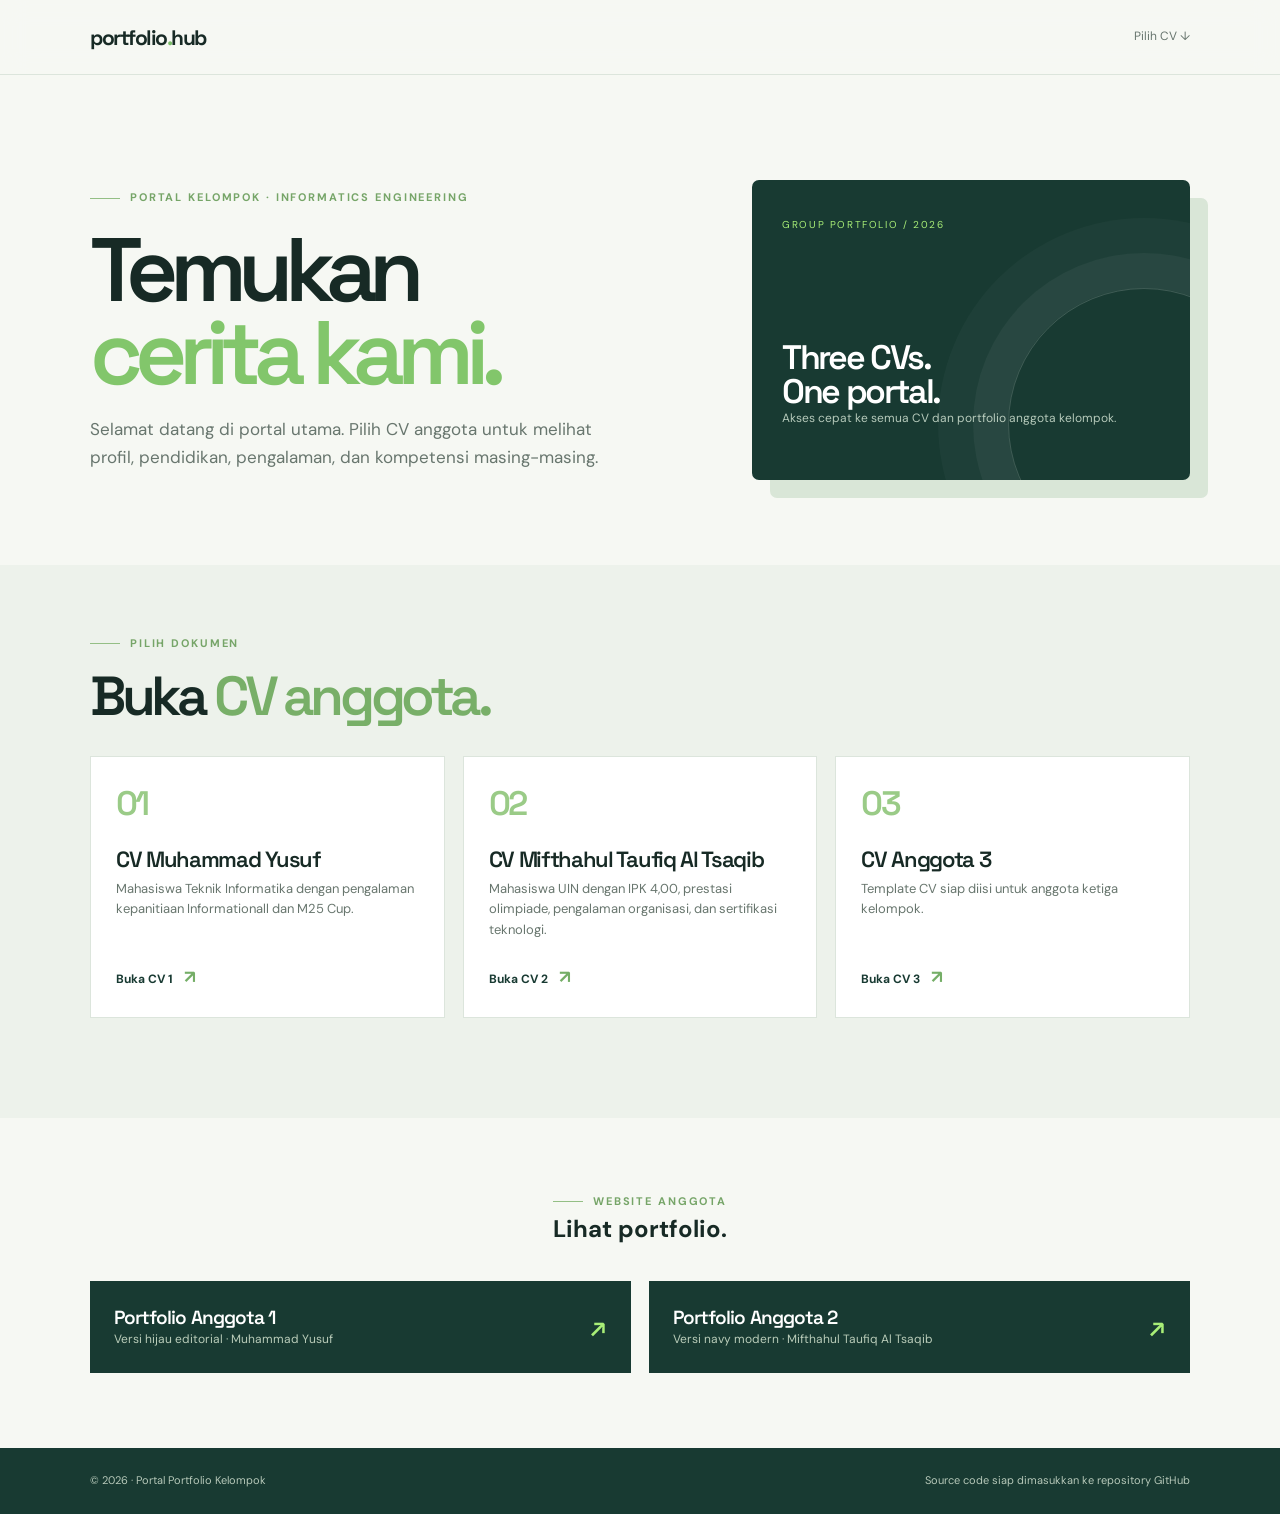
<file: fictional-fortnight-ad1d00d3/index.html>
<!DOCTYPE html>
<html lang="id">
<head>
  <meta charset="UTF-8">
  <meta name="viewport" content="width=device-width, initial-scale=1.0">
  <meta name="description" content="Portal portfolio dan CV anggota kelompok.">
  <title>Portfolio Hub | CV & Portfolio</title>
  <link rel="preconnect" href="https://fonts.googleapis.com">
  <link rel="preconnect" href="https://fonts.gstatic.com" crossorigin>
  <link href="https://fonts.googleapis.com/css2?family=DM+Sans:wght@400;500;600;700&family=Space+Grotesk:wght@500;600;700&display=swap" rel="stylesheet">
  <style>
    :root{--ink:#172a25;--muted:#68766e;--paper:#f6f8f3;--deep:#183a32;--lime:#a8ee77;--line:#dce5dc;--orange:#e3a15f}
    *{box-sizing:border-box;margin:0;padding:0}html{scroll-behavior:smooth}body{background:var(--paper);color:var(--ink);font:16px/1.6 "DM Sans",sans-serif}.container{width:min(1100px,calc(100% - 44px));margin:auto}.header{border-bottom:1px solid var(--line);background:#f6f8f3eb;backdrop-filter:blur(12px);position:sticky;top:0;z-index:5}.nav{height:74px;display:flex;align-items:center;justify-content:space-between}.brand{color:var(--ink);font:700 21px "Space Grotesk";letter-spacing:-.07em;text-decoration:none}.brand span{color:#7bbd69}.nav a:not(.brand){color:var(--muted);font-size:12px;text-decoration:none}.hero{padding:105px 0 85px;display:grid;grid-template-columns:1.15fr .85fr;gap:70px;align-items:center}.eyebrow{color:#76a568;text-transform:uppercase;letter-spacing:.17em;font-size:11px;font-weight:700;display:flex;align-items:center;gap:10px}.eyebrow:before{content:"";width:30px;height:1px;background:#94bf85}.hero h1{font:600 clamp(54px,8vw,90px)/.92 "Space Grotesk";letter-spacing:-.09em;margin:22px 0}.hero h1 span{color:#82c66b}.hero-copy>p:last-of-type{max-width:520px;color:var(--muted);font-size:17px}.hero-card{background:var(--deep);color:#fff;padding:30px;border-radius:7px;min-height:300px;box-shadow:18px 18px 0 #d9e6d7;position:relative;overflow:hidden}.hero-card:after{content:"";position:absolute;width:270px;height:270px;border:1px solid #ffffff2b;border-radius:50%;right:-90px;bottom:-80px;box-shadow:0 0 0 35px #ffffff0b,0 0 0 70px #ffffff07}.hero-card small{color:var(--lime);font-size:10px;letter-spacing:.16em}.hero-card h2{font:600 34px/1 "Space Grotesk";letter-spacing:-.07em;margin-top:105px}.hero-card p{color:#b5c9ba;font-size:12px}.section{padding:70px 0 100px;background:#edf2eb}.section-heading{margin-bottom:32px}.section h2{font:600 clamp(35px,5vw,55px)/1 "Space Grotesk";letter-spacing:-.08em;margin-top:16px}.section h2 span{color:#78af68}.portal-grid{display:grid;grid-template-columns:repeat(3,1fr);gap:18px}.portal-card{background:#fff;border:1px solid var(--line);padding:25px;min-height:235px;display:flex;flex-direction:column;justify-content:space-between;transition:.2s}.portal-card:hover{transform:translateY(-5px);box-shadow:0 14px 25px #21372b12}.portal-number{font:600 34px "Space Grotesk";color:#9acb87;letter-spacing:-.08em}.portal-card h3{font:600 22px "Space Grotesk";letter-spacing:-.06em;margin-top:20px}.portal-card p{font-size:13px;color:var(--muted);margin:6px 0 22px}.portal-link{color:var(--deep);font-size:12px;font-weight:700;text-decoration:none}.portal-link span{color:#75ae67;font-size:18px;margin-left:8px}.portfolio-links{padding:75px 0}.portfolio-links .section-heading{text-align:center}.portfolio-links .eyebrow{justify-content:center}.portfolio-list{display:grid;grid-template-columns:1fr 1fr;gap:18px}.portfolio-item{padding:24px;background:var(--deep);color:#fff;text-decoration:none;display:flex;align-items:center;justify-content:space-between}.portfolio-item:hover{background:#255045}.portfolio-item h3{font:600 19px "Space Grotesk";letter-spacing:-.05em}.portfolio-item p{color:#b9ccb9;font-size:12px}.portfolio-item strong{color:var(--lime);font:500 27px "Space Grotesk"}.footer{background:var(--deep);color:#b6c8b9;padding:24px 0;font-size:11px}.footer .container{display:flex;justify-content:space-between;gap:20px}.footer a{color:#fff;text-decoration:none}@media(max-width:720px){.container{width:calc(100% - 34px)}.hero{grid-template-columns:1fr;gap:50px;padding:75px 0}.hero-card{min-height:270px}.portal-grid,.portfolio-list{grid-template-columns:1fr}.footer .container{flex-wrap:wrap}}
  </style>
</head>
<body>
  <header class="header"><nav class="nav container"><a class="brand" href="#home">portfolio<span>.</span>hub</a><a href="#cv">Pilih CV ↓</a></nav></header>
  <main>
    <section id="home" class="hero container">
      <div class="hero-copy"><p class="eyebrow">Portal kelompok · Informatics Engineering</p><h1>Temukan<br /><span>cerita kami.</span></h1><p>Selamat datang di portal utama. Pilih CV anggota untuk melihat profil, pendidikan, pengalaman, dan kompetensi masing-masing.</p></div>
      <div class="hero-card"><small>GROUP PORTFOLIO / 2026</small><h2>Three CVs.<br>One portal.</h2><p>Akses cepat ke semua CV dan portfolio anggota kelompok.</p></div>
    </section>
    <section id="cv" class="section"><div class="container"><div class="section-heading"><p class="eyebrow">Pilih dokumen</p><h2>Buka <span>CV anggota.</span></h2></div><div class="portal-grid">
      <article class="portal-card"><div><div class="portal-number">01</div><h3>CV Muhammad Yusuf</h3><p>Mahasiswa Teknik Informatika dengan pengalaman kepanitiaan Informationall dan M25 Cup.</p></div><a class="portal-link" href="cv-1.html">Buka CV 1 <span>↗</span></a></article>
      <article class="portal-card"><div><div class="portal-number">02</div><h3>CV Mifthahul Taufiq Al Tsaqib</h3><p>Mahasiswa UIN dengan IPK 4,00, prestasi olimpiade, pengalaman organisasi, dan sertifikasi teknologi.</p></div><a class="portal-link" href="cv-2.html">Buka CV 2 <span>↗</span></a></article>
      <article class="portal-card"><div><div class="portal-number">03</div><h3>CV Anggota 3</h3><p>Template CV siap diisi untuk anggota ketiga kelompok.</p></div><a class="portal-link" href="cv-3.html">Buka CV 3 <span>↗</span></a></article>
    </div></div></section>
    <section class="portfolio-links"><div class="container"><div class="section-heading"><p class="eyebrow">Website anggota</p><h2>Lihat <span>portfolio.</span></h2></div><div class="portfolio-list"><a class="portfolio-item" href="portfolio-anggota-1/index.html"><div><h3>Portfolio Anggota 1</h3><p>Versi hijau editorial · Muhammad Yusuf</p></div><strong>↗</strong></a><a class="portfolio-item" href="portfolio-anggota-2/index.html"><div><h3>Portfolio Anggota 2</h3><p>Versi navy modern · Mifthahul Taufiq Al Tsaqib</p></div><strong>↗</strong></a></div></div></section>
  </main>
  <footer class="footer"><div class="container"><span>© 2026 · Portal Portfolio Kelompok</span><span>Source code siap dimasukkan ke repository GitHub</span></div></footer>
</body>
</html>
</file>
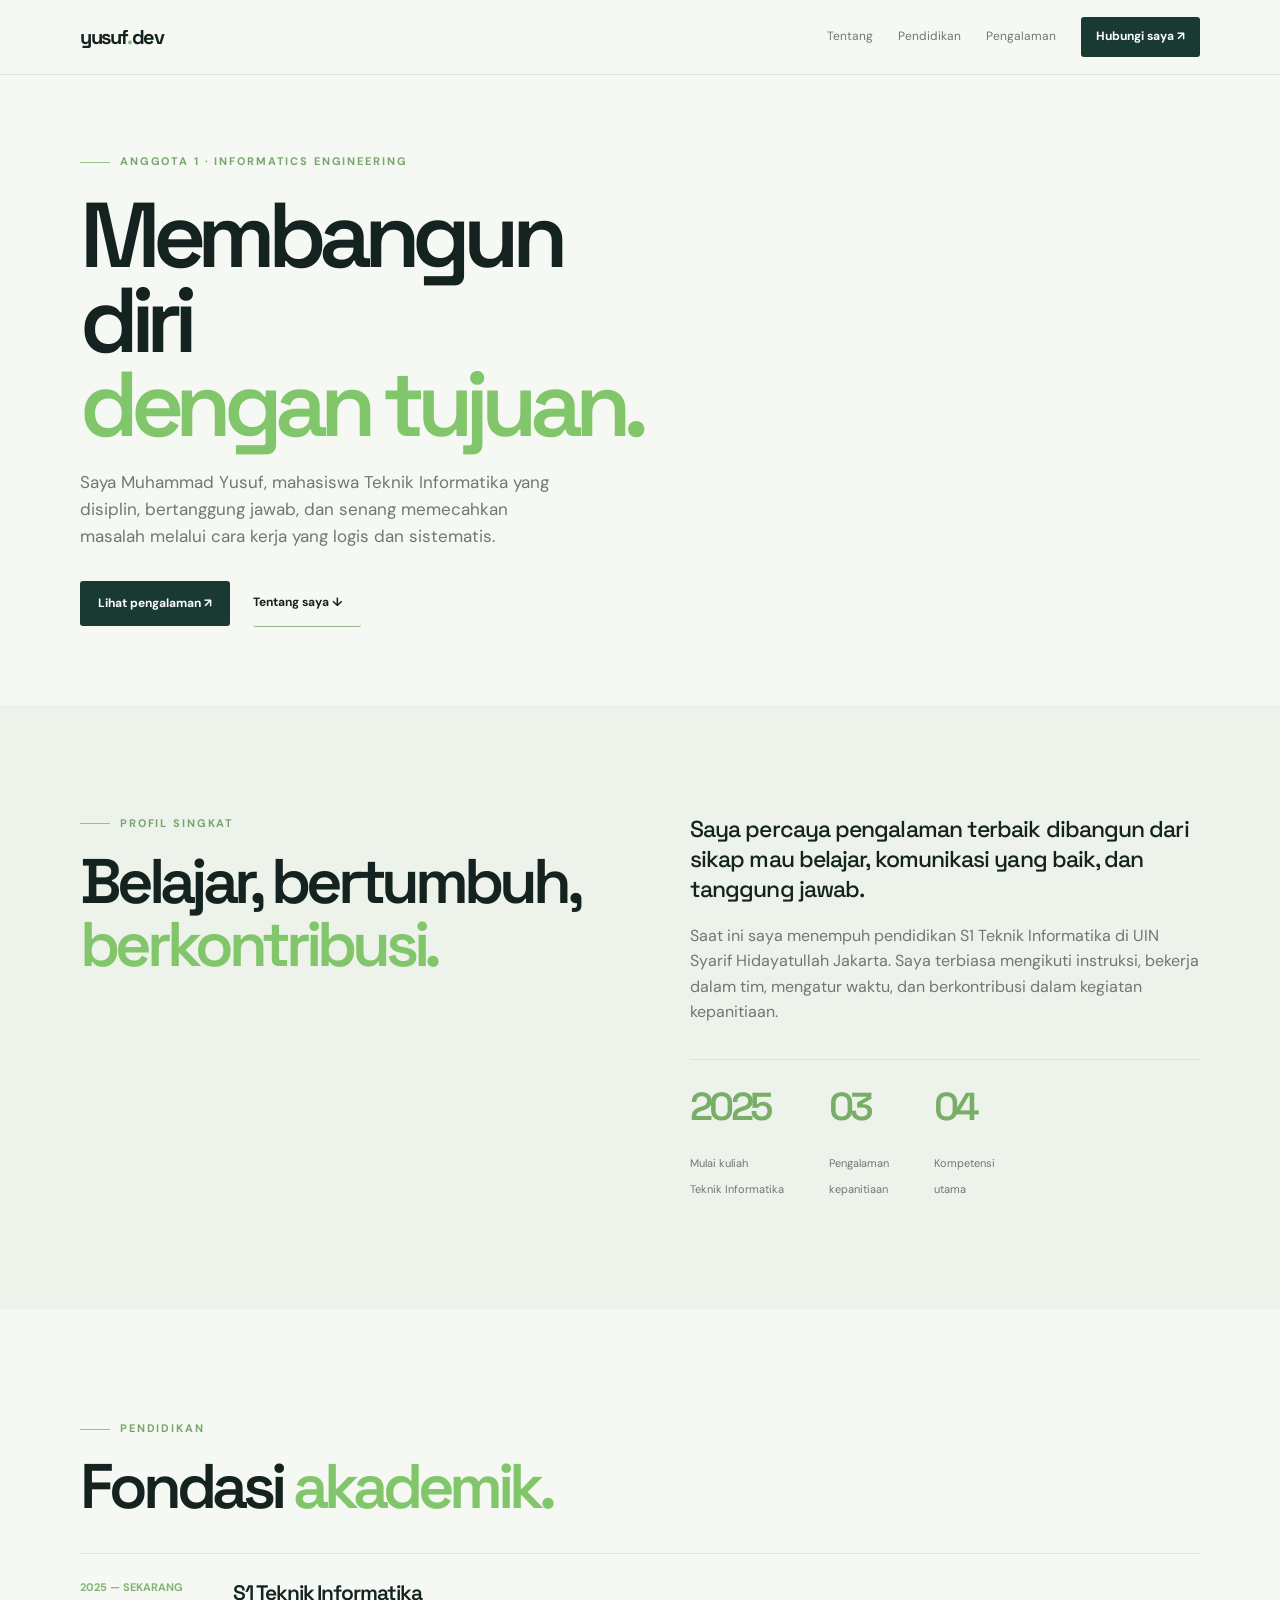
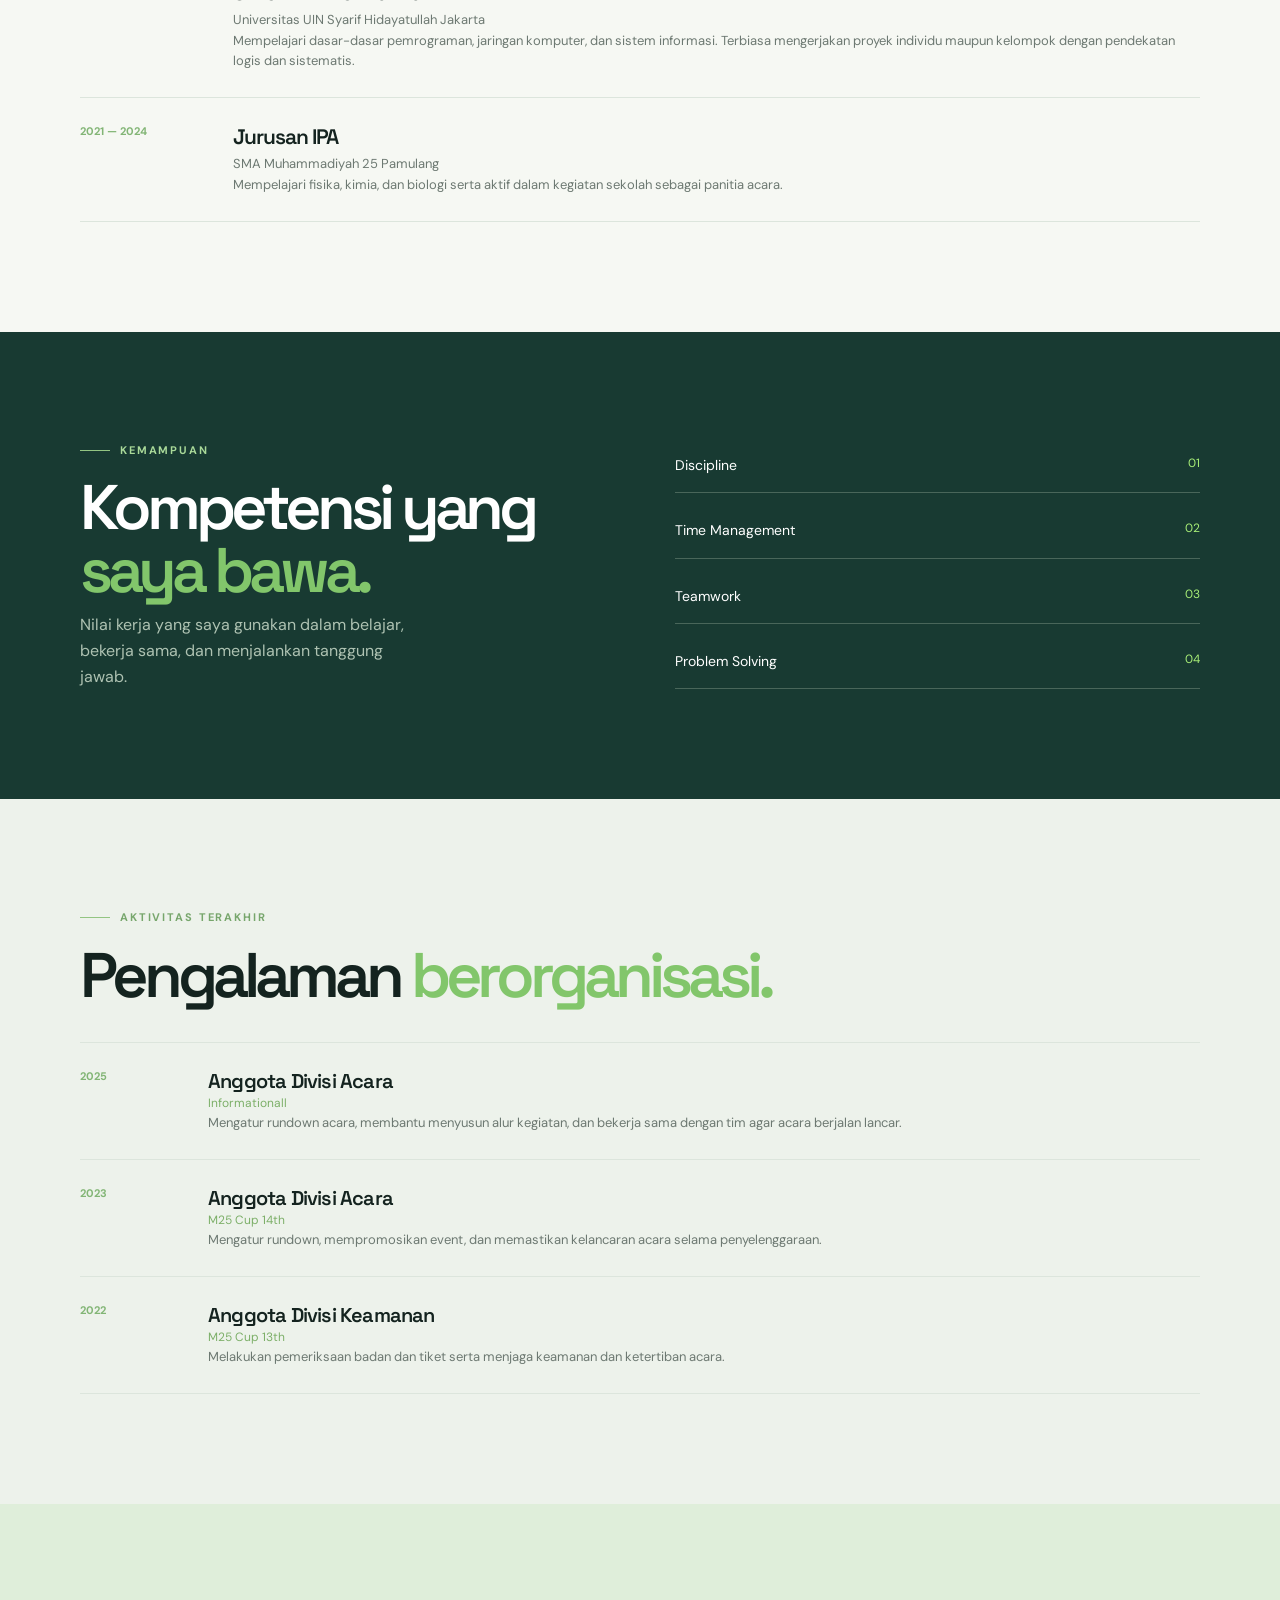
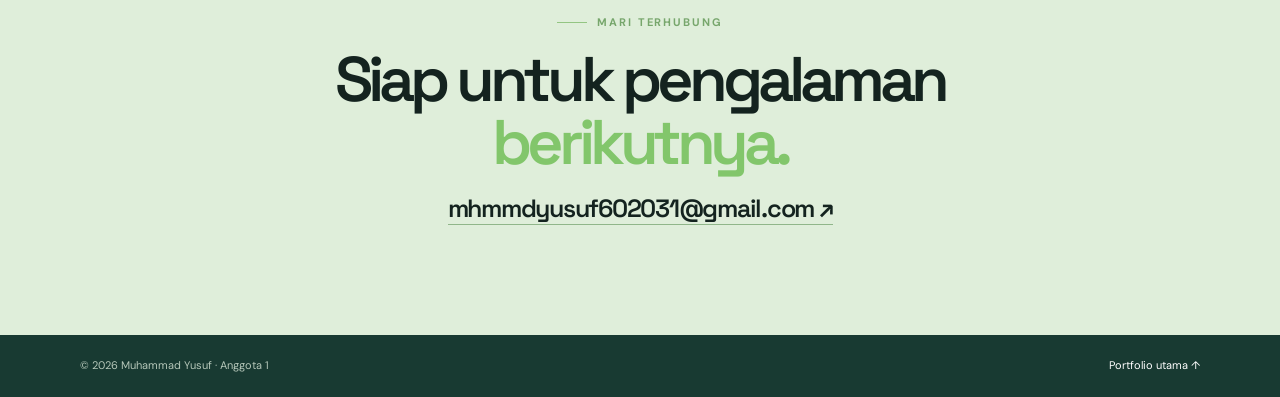
<file: fictional-fortnight-ad1d00d3/portfolio-anggota-1/index.html>
<!DOCTYPE html>
<html lang="id">
<head>
  <meta charset="UTF-8">
  <meta name="viewport" content="width=device-width, initial-scale=1.0">
  <meta name="description" content="Portfolio Muhammad Yusuf, mahasiswa Teknik Informatika.">
  <title>Muhammad Yusuf — Portfolio</title>
  <link rel="preconnect" href="https://fonts.googleapis.com">
  <link rel="preconnect" href="https://fonts.gstatic.com" crossorigin>
  <link href="https://fonts.googleapis.com/css2?family=DM+Sans:wght@400;500;600;700&family=Space+Grotesk:wght@500;600;700&display=swap" rel="stylesheet">
  <style>
    :root{--ink:#14231f;--muted:#6d7972;--paper:#f6f8f3;--deep:#183a32;--lime:#a8ee77;--line:#dce5dc}
    *{box-sizing:border-box;margin:0;padding:0}html{scroll-behavior:smooth}body{background:var(--paper);color:var(--ink);font:16px/1.6 "DM Sans",sans-serif}.container{width:min(1120px,calc(100% - 48px));margin:auto}.header{position:sticky;top:0;z-index:5;background:#f6f8f3e8;backdrop-filter:blur(12px);border-bottom:1px solid var(--line)}.nav{height:74px;display:flex;align-items:center;justify-content:space-between}.brand{color:var(--ink);font:700 20px "Space Grotesk";text-decoration:none;letter-spacing:-.07em}.brand b{color:#80bd68}.links{display:flex;gap:25px;align-items:center}.links a{color:var(--muted);font-size:12px;text-decoration:none}.links .button{color:#fff;background:var(--deep);padding:10px 15px;border-radius:3px}.hero{min-height:630px;display:grid;grid-template-columns:1.1fr .9fr;align-items:center;gap:70px}.eyebrow{font-size:11px;text-transform:uppercase;letter-spacing:.17em;font-weight:700;color:#77a66c;display:flex;gap:10px;align-items:center}.eyebrow:before{content:"";width:30px;height:1px;background:#93c582}.hero h1{font:600 clamp(54px,8vw,92px)/.92 "Space Grotesk";letter-spacing:-.09em;margin:22px 0}.hero h1 span,.section h2 span{color:#82c66b}.lead{max-width:480px;color:var(--muted);font-size:17px}.actions{display:flex;gap:23px;align-items:center;margin-top:30px}.button{display:inline-block;text-decoration:none;font-size:12px;font-weight:700;border-radius:3px;padding:13px 18px}.button.primary{background:var(--deep);color:#fff}.button.secondary{color:var(--ink);border-bottom:1px solid #95b68b;padding-left:0}.profile-card{height:420px;max-width:350px;margin:auto;border-radius:170px 170px 10px 10px;background:#dcebd6;position:relative;overflow:hidden}.profile-card:before{content:"MUHAMMAD YUSUF";position:absolute;top:22px;left:24px;color:#618b59;font-size:10px;letter-spacing:.15em;z-index:2}.profile-card:after{content:"01";position:absolute;right:22px;bottom:16px;color:#83ac79;font:600 58px "Space Grotesk";letter-spacing:-.1em}.face{position:absolute;width:140px;height:170px;left:105px;top:105px;background:#c8795e;border-radius:48%;z-index:1;transform:rotate(7deg)}.hair{position:absolute;width:150px;height:72px;left:98px;top:90px;background:#173b34;border-radius:60% 40% 30% 40%;z-index:2;transform:rotate(-8deg)}.shirt{position:absolute;width:290px;height:170px;left:30px;bottom:-25px;background:#f3c263;border-radius:50%}.dot{position:absolute;width:110px;height:110px;border:1px solid #fff8;border-radius:50%;top:135px;left:25px}.grid{position:absolute;inset:-80px;opacity:.2;background:linear-gradient(90deg,#fff 1px,transparent 1px),linear-gradient(#fff 1px,transparent 1px);background-size:28px 28px;transform:rotate(20deg)}.section{padding:110px 0}.section.alt{background:#edf2eb}.section h2{font:600 clamp(36px,5vw,63px)/1 "Space Grotesk";letter-spacing:-.08em;margin:17px 0 35px}.about{display:grid;grid-template-columns:1fr 1fr;gap:100px}.about-copy{color:var(--muted);max-width:510px}.about-copy strong{display:block;color:var(--ink);font:500 23px/1.3 "Space Grotesk";letter-spacing:-.04em;margin-bottom:18px}.facts{display:flex;gap:45px;margin-top:34px;padding-top:22px;border-top:1px solid var(--line)}.facts strong{font:600 39px "Space Grotesk";color:#78ae67;display:block;letter-spacing:-.09em}.facts span{font-size:11px;color:var(--muted)}.education{border-top:1px solid var(--line)}.entry{display:grid;grid-template-columns:125px 1fr;gap:28px;padding:25px 0;border-bottom:1px solid var(--line)}.date{font-size:11px;color:#82b575;font-weight:700}.entry h3{font:600 21px "Space Grotesk";letter-spacing:-.05em}.entry p{color:var(--muted);font-size:13px}.tag{font-size:11px;color:#7f8c82;margin-top:4px}.dark{background:var(--deep);color:#fff}.dark .eyebrow{color:#a9d999}.skills{display:grid;grid-template-columns:1fr 1fr;gap:70px}.skills h2{margin-bottom:10px}.skills p{color:#aec2b2;max-width:350px}.skill-list{display:grid;gap:14px}.skill{display:flex;justify-content:space-between;border-bottom:1px solid #49665a;padding:12px 0;font-size:14px}.skill span{color:var(--lime);font-size:12px}.experience-list{border-top:1px solid var(--line);margin-top:25px}.experience{display:grid;grid-template-columns:100px 1fr;gap:28px;border-bottom:1px solid var(--line);padding:25px 0}.experience h3{font:600 20px "Space Grotesk";letter-spacing:-.04em}.experience p{color:var(--muted);font-size:13px}.experience .org{color:#7caf68;font-size:12px}.contact{text-align:center;background:#dfeeda}.contact .eyebrow{justify-content:center}.contact h2{margin-bottom:18px}.email{display:inline-block;color:var(--ink);font:600 25px "Space Grotesk";letter-spacing:-.05em;text-decoration:none;border-bottom:1px solid #90b68a}.footer{background:var(--deep);color:#b5c7b9;font-size:11px;padding:22px 0}.footer .container{display:flex;justify-content:space-between}.footer a{color:#fff;text-decoration:none}@media(max-width:760px){.container{width:calc(100% - 36px)}.links{gap:10px}.links a:not(.button){display:none}.hero,.about,.skills{grid-template-columns:1fr;gap:45px}.hero{padding:70px 0}.profile-card{height:370px;width:290px}.section{padding:78px 0}.entry{grid-template-columns:1fr;gap:4px}.experience{grid-template-columns:1fr;gap:5px}.footer .container{flex-wrap:wrap;gap:8px}.facts{gap:20px}}
  </style>
</head>
<body>
  <header class="header"><nav class="nav container"><a class="brand" href="#home">yusuf<b>.</b>dev</a><div class="links"><a href="#about">Tentang</a><a href="#education">Pendidikan</a><a href="#experience">Pengalaman</a><a class="button" href="mailto:mhmmdyusuf602031@gmail.com">Hubungi saya ↗</a></div></nav></header>
  <main>
    <section id="home" class="hero container">
      <div><p class="eyebrow">Anggota 1 · Informatics Engineering</p><h1>Membangun diri<br /><span>dengan tujuan.</span></h1><p class="lead">Saya Muhammad Yusuf, mahasiswa Teknik Informatika yang disiplin, bertanggung jawab, dan senang memecahkan masalah melalui cara kerja yang logis dan sistematis.</p><div class="actions"><a class="button primary" href="#experience">Lihat pengalaman ↗</a><a class="button secondary" href="#about">Tentang saya ↓</a></div></div>
      <div class="profile-card"><div class="grid"></div><div class="dot"></div><div class="hair"></div><div class="face"></div><div class="shirt"></div></div>
    </section>
    <section id="about" class="section alt"><div class="container about"><div><p class="eyebrow">Profil singkat</p><h2>Belajar, bertumbuh,<br /><span>berkontribusi.</span></h2></div><div class="about-copy"><strong>Saya percaya pengalaman terbaik dibangun dari sikap mau belajar, komunikasi yang baik, dan tanggung jawab.</strong><p>Saat ini saya menempuh pendidikan S1 Teknik Informatika di UIN Syarif Hidayatullah Jakarta. Saya terbiasa mengikuti instruksi, bekerja dalam tim, mengatur waktu, dan berkontribusi dalam kegiatan kepanitiaan.</p><div class="facts"><div><strong>2025</strong><span>Mulai kuliah<br />Teknik Informatika</span></div><div><strong>03</strong><span>Pengalaman<br />kepanitiaan</span></div><div><strong>04</strong><span>Kompetensi<br />utama</span></div></div></div></div></section>
    <section id="education" class="section container"><p class="eyebrow">Pendidikan</p><h2>Fondasi <span>akademik.</span></h2><div class="education"><div class="entry"><span class="date">2025 — SEKARANG</span><div><h3>S1 Teknik Informatika</h3><p class="tag">Universitas UIN Syarif Hidayatullah Jakarta</p><p>Mempelajari dasar-dasar pemrograman, jaringan komputer, dan sistem informasi. Terbiasa mengerjakan proyek individu maupun kelompok dengan pendekatan logis dan sistematis.</p></div></div><div class="entry"><span class="date">2021 — 2024</span><div><h3>Jurusan IPA</h3><p class="tag">SMA Muhammadiyah 25 Pamulang</p><p>Mempelajari fisika, kimia, dan biologi serta aktif dalam kegiatan sekolah sebagai panitia acara.</p></div></div></div></section>
    <section id="skills" class="section dark"><div class="container skills"><div><p class="eyebrow">Kemampuan</p><h2>Kompetensi yang<br /><span>saya bawa.</span></h2><p>Nilai kerja yang saya gunakan dalam belajar, bekerja sama, dan menjalankan tanggung jawab.</p></div><div class="skill-list"><div class="skill">Discipline <span>01</span></div><div class="skill">Time Management <span>02</span></div><div class="skill">Teamwork <span>03</span></div><div class="skill">Problem Solving <span>04</span></div></div></div></section>
    <section id="experience" class="section alt"><div class="container"><p class="eyebrow">Aktivitas terakhir</p><h2>Pengalaman <span>berorganisasi.</span></h2><div class="experience-list"><div class="experience"><span class="date">2025</span><div><h3>Anggota Divisi Acara</h3><p class="org">Informationall</p><p>Mengatur rundown acara, membantu menyusun alur kegiatan, dan bekerja sama dengan tim agar acara berjalan lancar.</p></div></div><div class="experience"><span class="date">2023</span><div><h3>Anggota Divisi Acara</h3><p class="org">M25 Cup 14th</p><p>Mengatur rundown, mempromosikan event, dan memastikan kelancaran acara selama penyelenggaraan.</p></div></div><div class="experience"><span class="date">2022</span><div><h3>Anggota Divisi Keamanan</h3><p class="org">M25 Cup 13th</p><p>Melakukan pemeriksaan badan dan tiket serta menjaga keamanan dan ketertiban acara.</p></div></div></div></div></section>
    <section class="section contact"><div class="container"><p class="eyebrow">Mari terhubung</p><h2>Siap untuk pengalaman<br /><span>berikutnya.</span></h2><a class="email" href="mailto:mhmmdyusuf602031@gmail.com">mhmmdyusuf602031@gmail.com ↗</a></div></section>
  </main>
  <footer class="footer"><div class="container"><span>© 2026 Muhammad Yusuf · Anggota 1</span><a href="../index.html">Portfolio utama ↑</a></div></footer>
</body>
</html>
</file>
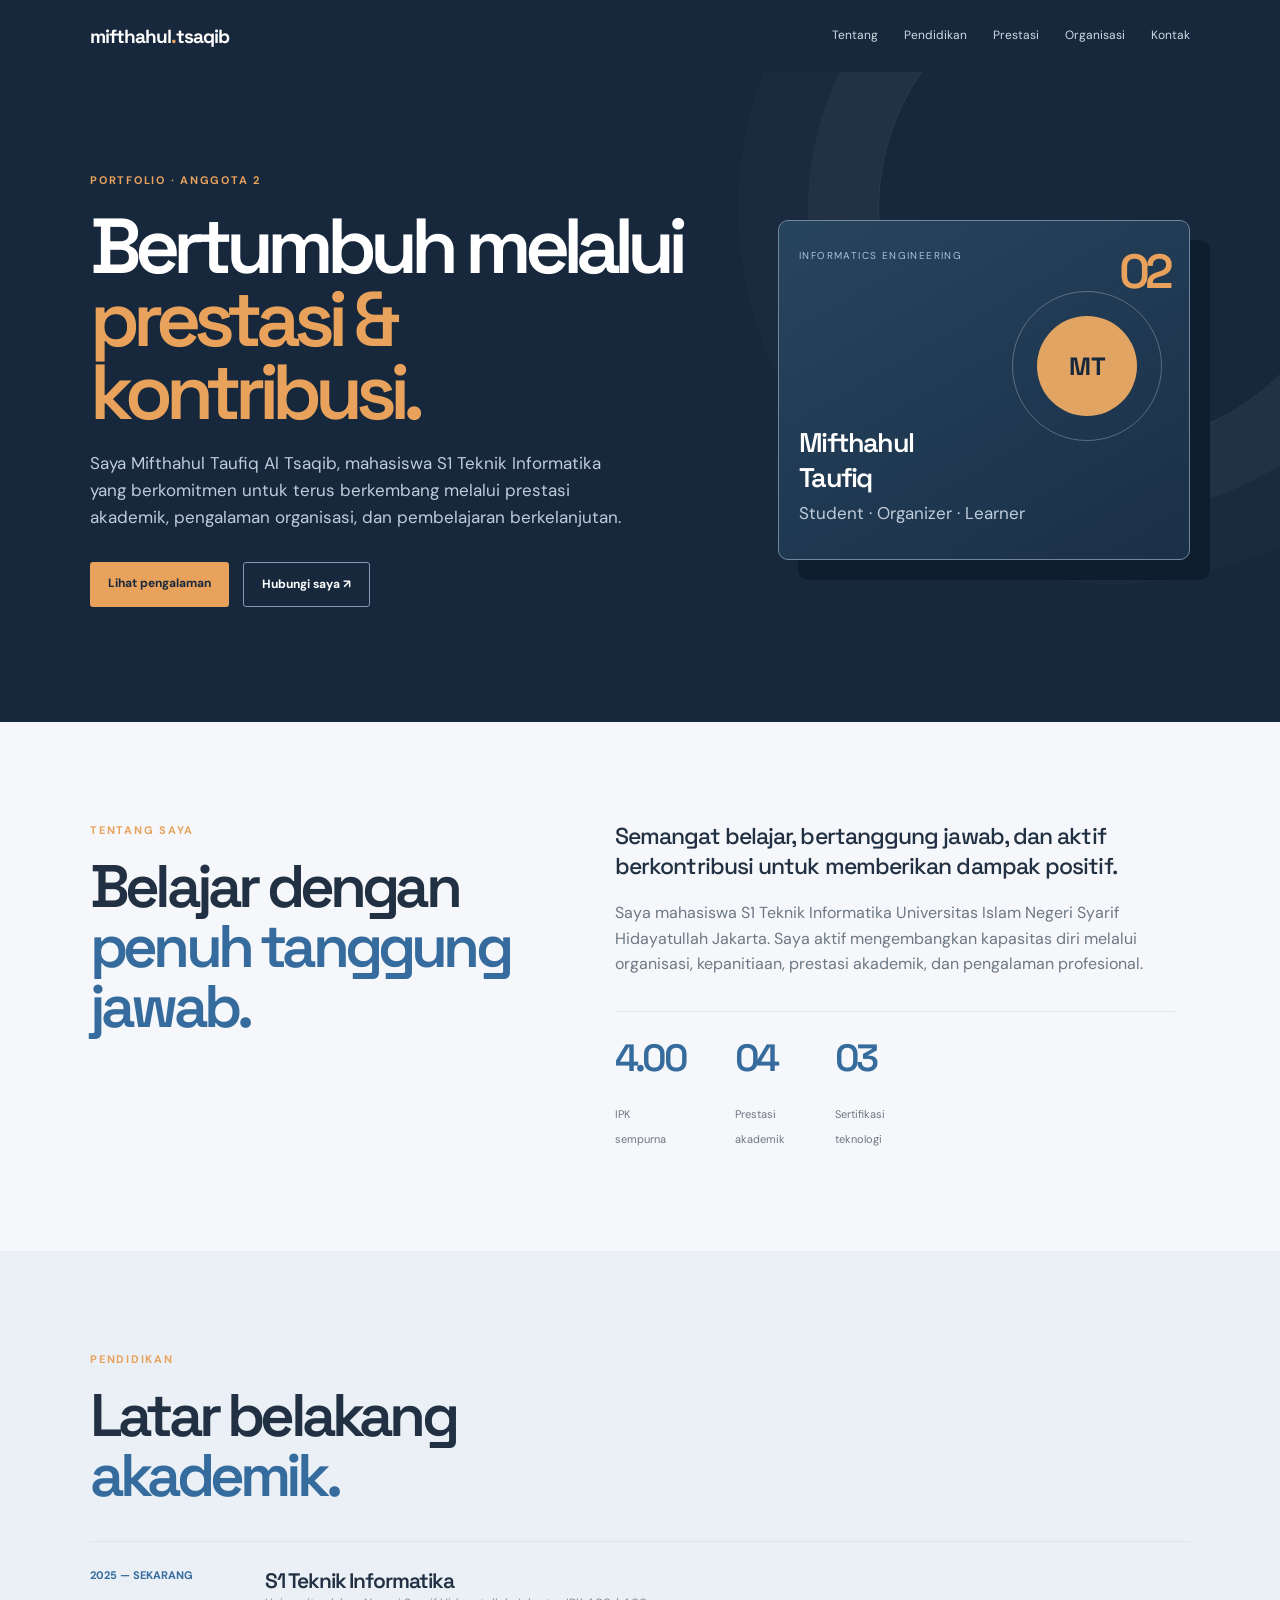
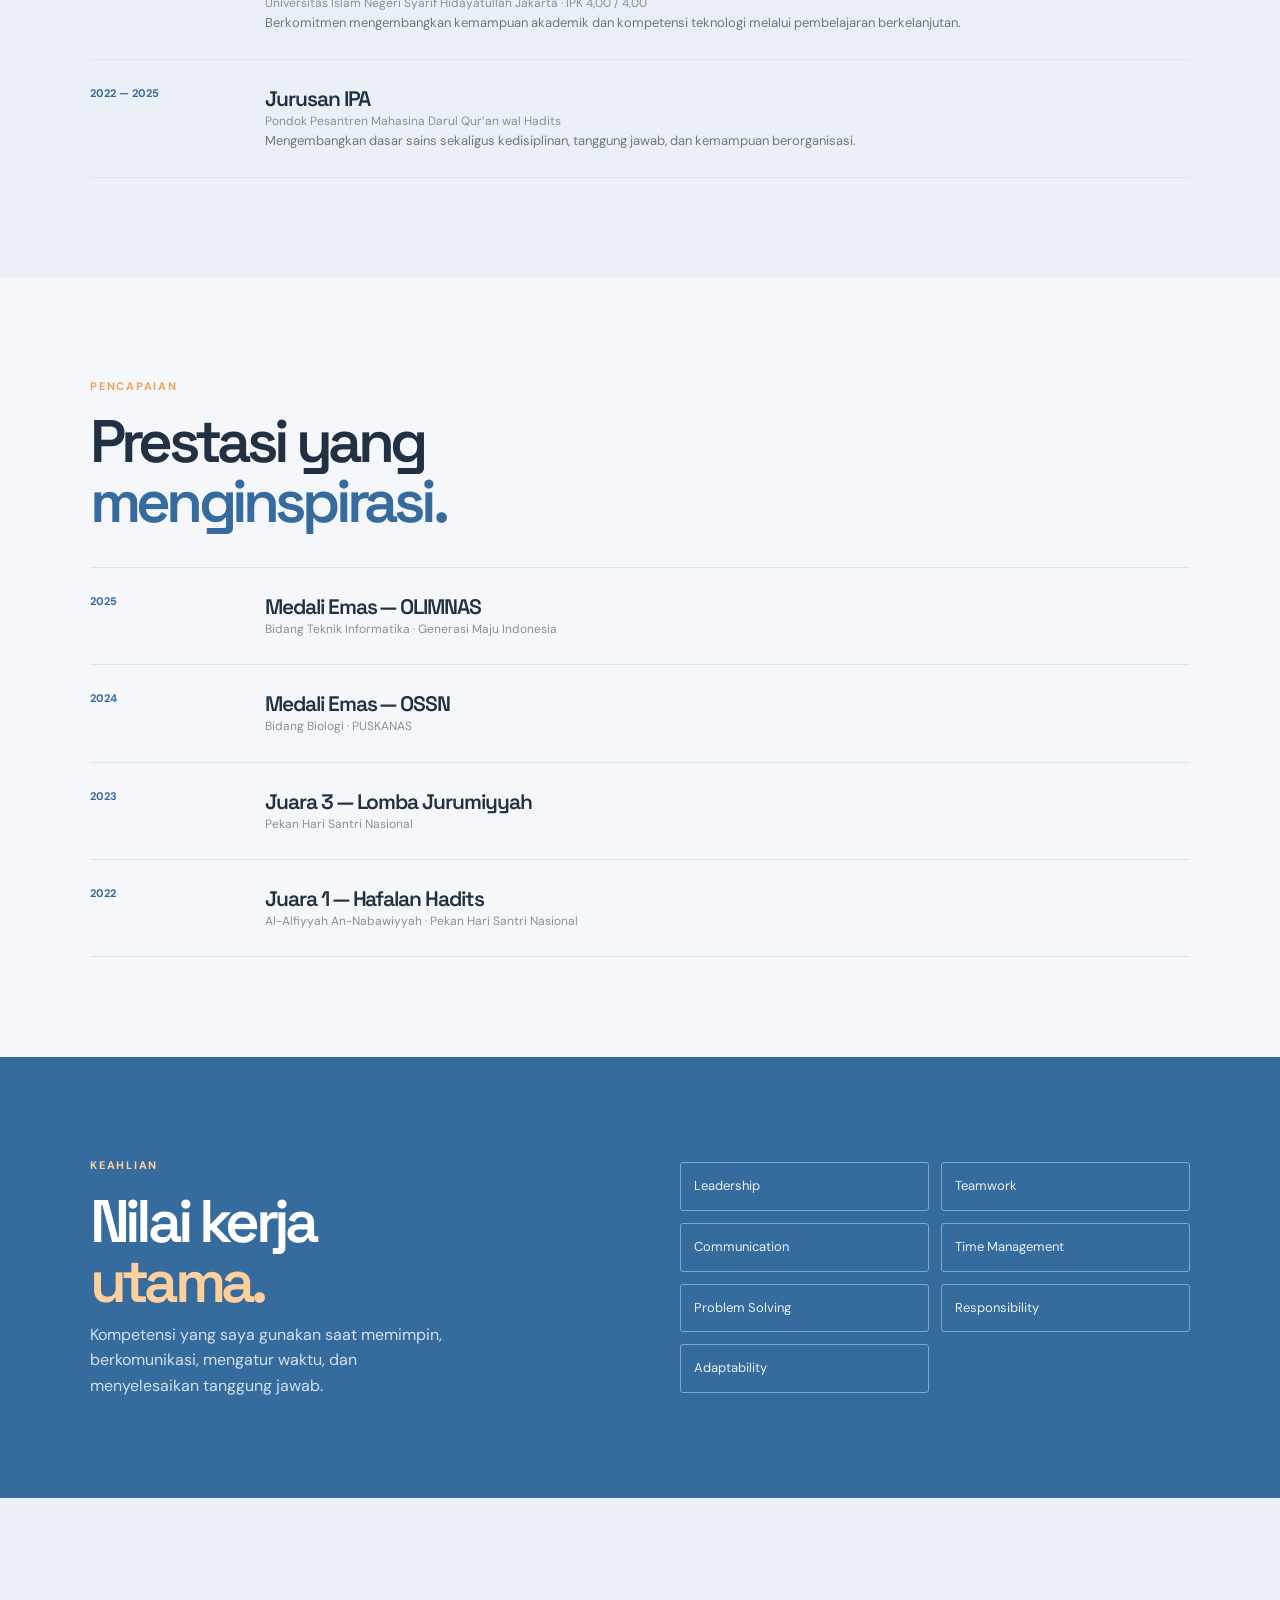
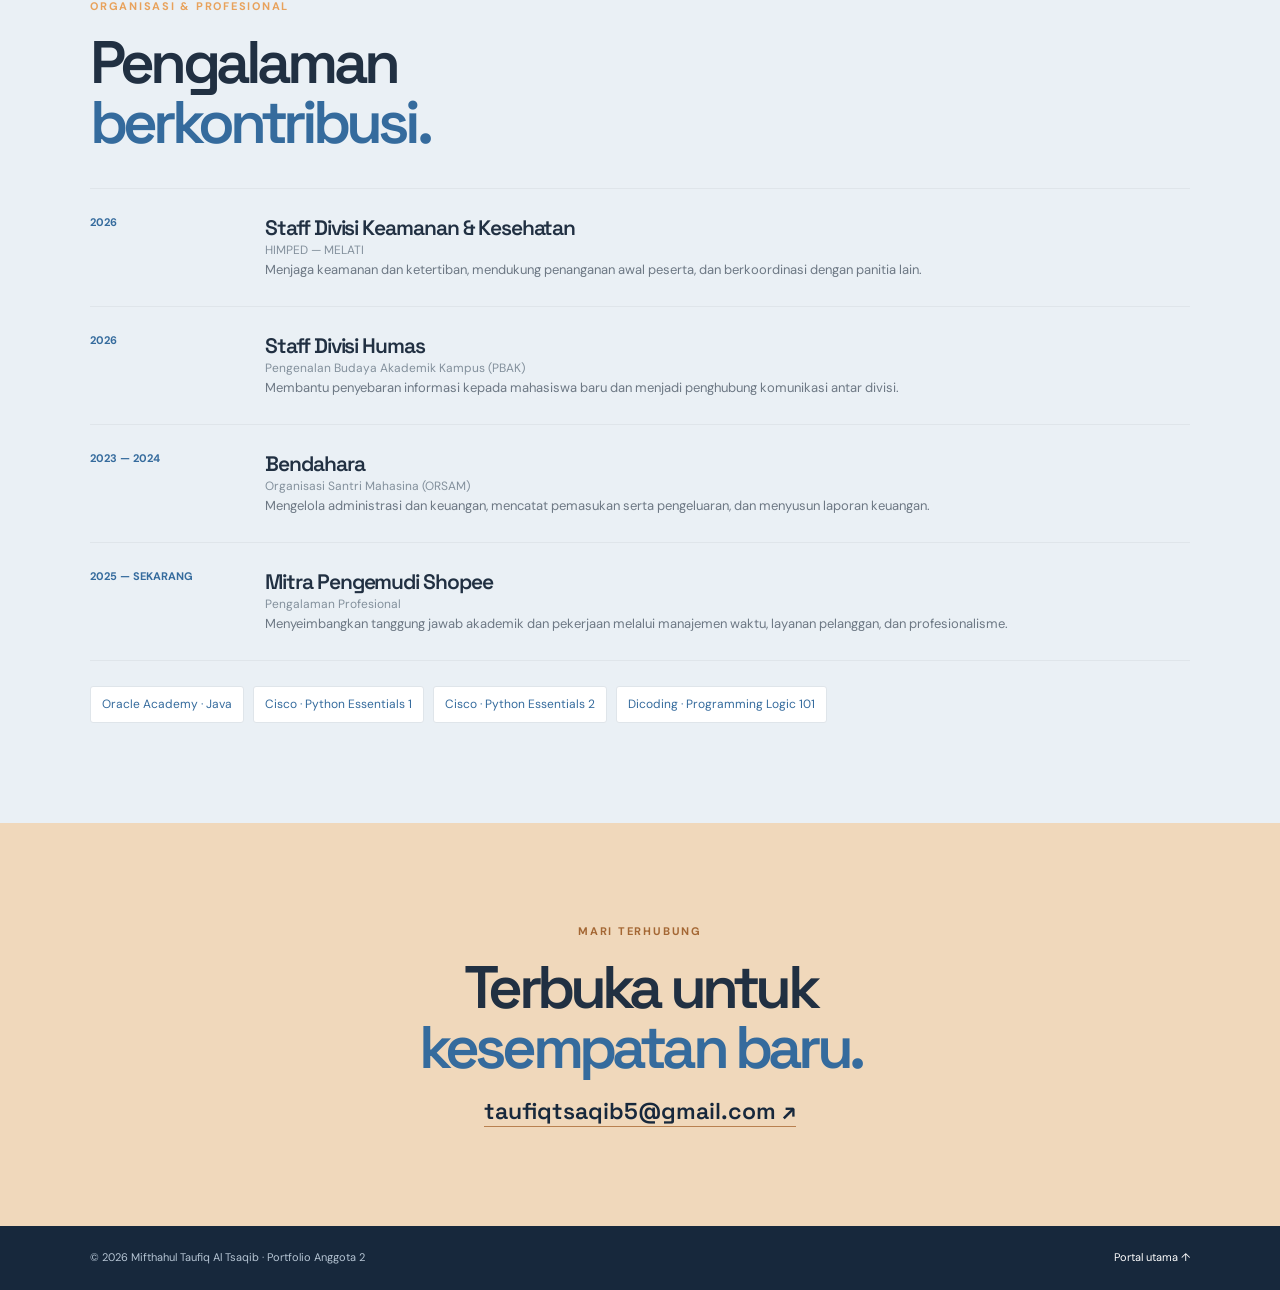
<file: fictional-fortnight-ad1d00d3/portfolio-anggota-2/index.html>
<!DOCTYPE html>
<html lang="id">
<head>
  <meta charset="UTF-8">
  <meta name="viewport" content="width=device-width, initial-scale=1.0">
  <meta name="description" content="Portfolio Mifthahul Taufiq Al Tsaqib, mahasiswa Teknik Informatika.">
  <title>Mifthahul Taufiq Al Tsaqib | Portfolio</title>
  <link rel="preconnect" href="https://fonts.googleapis.com">
  <link rel="preconnect" href="https://fonts.gstatic.com" crossorigin>
  <link href="https://fonts.googleapis.com/css2?family=DM+Sans:wght@400;500;600;700&family=Space+Grotesk:wght@500;600;700&display=swap" rel="stylesheet">
  <style>
    :root{--navy:#17283c;--blue:#356b9d;--orange:#e8a25c;--bg:#f5f7fa;--text:#213042;--muted:#6d7884;--line:#dfe5ea}
    *{box-sizing:border-box;margin:0;padding:0}html{scroll-behavior:smooth}body{background:var(--bg);color:var(--text);font:16px/1.6 "DM Sans",sans-serif}.container{width:min(1100px,calc(100% - 44px));margin:auto}.topbar{background:var(--navy);color:#fff}.nav{height:72px;display:flex;align-items:center;justify-content:space-between}.logo{color:#fff;text-decoration:none;font:700 19px "Space Grotesk";letter-spacing:-.05em}.logo span{color:var(--orange)}.nav-links{display:flex;gap:26px}.nav-links a{color:#cfdae4;text-decoration:none;font-size:12px}.nav-links a:hover{color:#fff}.hero{background:var(--navy);color:#fff;padding:100px 0 115px;position:relative;overflow:hidden}.hero:after{content:"";position:absolute;width:470px;height:470px;border:1px solid #ffffff17;border-radius:50%;right:-70px;top:-100px;box-shadow:0 0 0 70px #ffffff08,0 0 0 140px #ffffff04}.hero-grid{display:grid;grid-template-columns:1.2fr .8fr;gap:70px;align-items:center;position:relative;z-index:1}.eyebrow{color:var(--orange);text-transform:uppercase;font-size:11px;letter-spacing:.16em;font-weight:700}.hero h1{font:600 clamp(45px,7vw,78px)/.94 "Space Grotesk";letter-spacing:-.09em;margin:20px 0}.hero h1 span{color:var(--orange)}.hero p:not(.eyebrow){color:#bfccda;max-width:540px;font-size:17px}.hero-actions{display:flex;gap:14px;margin-top:31px}.button{display:inline-block;padding:12px 18px;text-decoration:none;font-size:12px;font-weight:700;border-radius:3px}.button-primary{background:var(--orange);color:#19283b}.button-outline{border:1px solid #7f9ab5;color:#fff}.id-card{height:340px;border:1px solid #71869d;border-radius:10px;padding:20px;position:relative;background:linear-gradient(150deg,#27445f,#1a3047);box-shadow:20px 20px 0 #0f1e2e}.id-card small{color:#aec1d4;letter-spacing:.14em;font-size:10px}.id-card h2{position:absolute;left:20px;bottom:64px;font:600 27px "Space Grotesk";letter-spacing:-.06em}.id-card p{position:absolute;left:20px;bottom:31px;color:#b8c8d6;font-size:11px}.id-card .number{position:absolute;right:20px;top:20px;color:var(--orange);font:600 48px "Space Grotesk";letter-spacing:-.1em}.id-card .circle{position:absolute;width:150px;height:150px;border:1px solid #ffffff44;border-radius:50%;right:27px;top:70px}.id-card .circle:after{content:"MT";display:grid;place-items:center;width:100px;height:100px;border-radius:50%;background:#e2a462;color:var(--navy);font:700 25px "Space Grotesk";position:absolute;top:24px;left:24px}.section{padding:100px 0}.section-title{font:600 clamp(36px,5vw,60px)/1 "Space Grotesk";letter-spacing:-.08em;margin:17px 0 35px}.section-title span{color:var(--blue)}.intro{display:grid;grid-template-columns:.85fr 1.15fr;gap:100px}.intro-copy{color:var(--muted);max-width:560px}.intro-copy strong{display:block;color:var(--text);font:500 23px/1.3 "Space Grotesk";letter-spacing:-.04em;margin-bottom:18px}.stats{display:flex;gap:50px;border-top:1px solid var(--line);margin-top:34px;padding-top:22px}.stats strong{display:block;color:var(--blue);font:600 38px "Space Grotesk";letter-spacing:-.1em}.stats small{color:var(--muted);font-size:11px}.pale{background:#eaf0f5}.education-list,.experience-list{border-top:1px solid var(--line)}.row{display:grid;grid-template-columns:145px 1fr;gap:30px;padding:25px 0;border-bottom:1px solid var(--line)}.date{color:var(--blue);font-size:11px;font-weight:700}.row h3{font:600 21px "Space Grotesk";letter-spacing:-.05em}.row .label{color:#83909c;font-size:12px}.row p{color:var(--muted);font-size:13px}.skills{background:var(--blue);color:#fff}.skills .eyebrow{color:#ffd09b}.skills .section-title{margin-bottom:10px}.skills .section-title span{color:#ffd09b}.skills-grid{display:grid;grid-template-columns:1fr 1fr;gap:80px;align-items:center}.skills-intro p{color:#d3e0ec;max-width:370px}.skill-list{display:grid;grid-template-columns:1fr 1fr;gap:12px}.skill-list span{border:1px solid #82a8c9;color:#e7f0f7;border-radius:3px;padding:13px;font-size:13px}.certifications{display:flex;flex-wrap:wrap;gap:9px;margin-top:25px}.certifications span{background:#fff;border:1px solid var(--line);color:var(--blue);font-size:12px;padding:8px 11px;border-radius:3px}.contact{text-align:center;background:#f0d8bb}.contact .eyebrow{color:#a46734}.contact .section-title{margin-bottom:18px}.email{color:var(--navy);font:600 23px "Space Grotesk";text-decoration:none;border-bottom:1px solid #b98150}.footer{padding:23px 0;background:var(--navy);color:#b6c5d4;font-size:11px}.footer .container{display:flex;justify-content:space-between}.footer a{color:#fff;text-decoration:none}@media(max-width:760px){.container{width:calc(100% - 34px)}.nav-links{gap:10px}.nav-links a:not(:last-child){display:none}.hero{padding:75px 0 90px}.hero-grid,.intro,.skills-grid{grid-template-columns:1fr;gap:45px}.id-card{width:min(100%,350px);margin:auto}.section{padding:75px 0}.row{grid-template-columns:1fr;gap:4px}.skill-list{grid-template-columns:1fr}.stats{gap:22px}.footer .container{flex-wrap:wrap;gap:8px}}
  </style>
</head>
<body>
  <header class="topbar"><nav class="nav container"><a class="logo" href="#home">mifthahul<span>.</span>tsaqib</a><div class="nav-links"><a href="#about">Tentang</a><a href="#education">Pendidikan</a><a href="#achievements">Prestasi</a><a href="#experience">Organisasi</a><a href="#contact">Kontak</a></div></nav></header>
  <main>
    <section id="home" class="hero"><div class="container hero-grid"><div><p class="eyebrow">Portfolio · Anggota 2</p><h1>Bertumbuh melalui<br /><span>prestasi & kontribusi.</span></h1><p>Saya Mifthahul Taufiq Al Tsaqib, mahasiswa S1 Teknik Informatika yang berkomitmen untuk terus berkembang melalui prestasi akademik, pengalaman organisasi, dan pembelajaran berkelanjutan.</p><div class="hero-actions"><a class="button button-primary" href="#experience">Lihat pengalaman</a><a class="button button-outline" href="mailto:taufiqtsaqib5@gmail.com">Hubungi saya ↗</a></div></div><div class="id-card"><small>INFORMATICS ENGINEERING</small><span class="number">02</span><div class="circle"></div><h2>Mifthahul<br>Taufiq</h2><p>Student · Organizer · Learner</p></div></div></section>
    <section id="about" class="section"><div class="container intro"><div><p class="eyebrow">Tentang saya</p><h2 class="section-title">Belajar dengan<br /><span>penuh tanggung jawab.</span></h2></div><div class="intro-copy"><strong>Semangat belajar, bertanggung jawab, dan aktif berkontribusi untuk memberikan dampak positif.</strong><p>Saya mahasiswa S1 Teknik Informatika Universitas Islam Negeri Syarif Hidayatullah Jakarta. Saya aktif mengembangkan kapasitas diri melalui organisasi, kepanitiaan, prestasi akademik, dan pengalaman profesional.</p><div class="stats"><div><strong>4.00</strong><small>IPK<br />sempurna</small></div><div><strong>04</strong><small>Prestasi<br />akademik</small></div><div><strong>03</strong><small>Sertifikasi<br />teknologi</small></div></div></div></div></section>
    <section id="education" class="section pale"><div class="container"><p class="eyebrow">Pendidikan</p><h2 class="section-title">Latar belakang<br /><span>akademik.</span></h2><div class="education-list"><div class="row"><span class="date">2025 — SEKARANG</span><div><h3>S1 Teknik Informatika</h3><p class="label">Universitas Islam Negeri Syarif Hidayatullah Jakarta · IPK 4,00 / 4,00</p><p>Berkomitmen mengembangkan kemampuan akademik dan kompetensi teknologi melalui pembelajaran berkelanjutan.</p></div></div><div class="row"><span class="date">2022 — 2025</span><div><h3>Jurusan IPA</h3><p class="label">Pondok Pesantren Mahasina Darul Qur’an wal Hadits</p><p>Mengembangkan dasar sains sekaligus kedisiplinan, tanggung jawab, dan kemampuan berorganisasi.</p></div></div></div></div></section>
    <section id="achievements" class="section"><div class="container"><p class="eyebrow">Pencapaian</p><h2 class="section-title">Prestasi yang<br /><span>menginspirasi.</span></h2><div class="education-list"><div class="row"><span class="date">2025</span><div><h3>Medali Emas — OLIMNAS</h3><p class="label">Bidang Teknik Informatika · Generasi Maju Indonesia</p></div></div><div class="row"><span class="date">2024</span><div><h3>Medali Emas — OSSN</h3><p class="label">Bidang Biologi · PUSKANAS</p></div></div><div class="row"><span class="date">2023</span><div><h3>Juara 3 — Lomba Jurumiyyah</h3><p class="label">Pekan Hari Santri Nasional</p></div></div><div class="row"><span class="date">2022</span><div><h3>Juara 1 — Hafalan Hadits</h3><p class="label">Al-Alfiyyah An-Nabawiyyah · Pekan Hari Santri Nasional</p></div></div></div></div></section>
    <section id="skills" class="section skills"><div class="container skills-grid"><div class="skills-intro"><p class="eyebrow">Keahlian</p><h2 class="section-title">Nilai kerja<br /><span>utama.</span></h2><p>Kompetensi yang saya gunakan saat memimpin, berkomunikasi, mengatur waktu, dan menyelesaikan tanggung jawab.</p></div><div class="skill-list"><span>Leadership</span><span>Teamwork</span><span>Communication</span><span>Time Management</span><span>Problem Solving</span><span>Responsibility</span><span>Adaptability</span></div></div></section>
    <section id="experience" class="section pale"><div class="container"><p class="eyebrow">Organisasi & profesional</p><h2 class="section-title">Pengalaman<br /><span>berkontribusi.</span></h2><div class="experience-list"><div class="row"><span class="date">2026</span><div><h3>Staff Divisi Keamanan & Kesehatan</h3><p class="label">HIMPED — MELATI</p><p>Menjaga keamanan dan ketertiban, mendukung penanganan awal peserta, dan berkoordinasi dengan panitia lain.</p></div></div><div class="row"><span class="date">2026</span><div><h3>Staff Divisi Humas</h3><p class="label">Pengenalan Budaya Akademik Kampus (PBAK)</p><p>Membantu penyebaran informasi kepada mahasiswa baru dan menjadi penghubung komunikasi antar divisi.</p></div></div><div class="row"><span class="date">2023 — 2024</span><div><h3>Bendahara</h3><p class="label">Organisasi Santri Mahasina (ORSAM)</p><p>Mengelola administrasi dan keuangan, mencatat pemasukan serta pengeluaran, dan menyusun laporan keuangan.</p></div></div><div class="row"><span class="date">2025 — SEKARANG</span><div><h3>Mitra Pengemudi Shopee</h3><p class="label">Pengalaman Profesional</p><p>Menyeimbangkan tanggung jawab akademik dan pekerjaan melalui manajemen waktu, layanan pelanggan, dan profesionalisme.</p></div></div></div><div class="certifications"><span>Oracle Academy · Java</span><span>Cisco · Python Essentials 1</span><span>Cisco · Python Essentials 2</span><span>Dicoding · Programming Logic 101</span></div></div></section>
    <section id="contact" class="section contact"><div class="container"><p class="eyebrow">Mari terhubung</p><h2 class="section-title">Terbuka untuk<br /><span>kesempatan baru.</span></h2><a class="email" href="mailto:taufiqtsaqib5@gmail.com">taufiqtsaqib5@gmail.com ↗</a></div></section>
  </main>
  <footer class="footer"><div class="container"><span>© 2026 Mifthahul Taufiq Al Tsaqib · Portfolio Anggota 2</span><a href="../index.html">Portal utama ↑</a></div></footer>
</body>
</html>
</file>
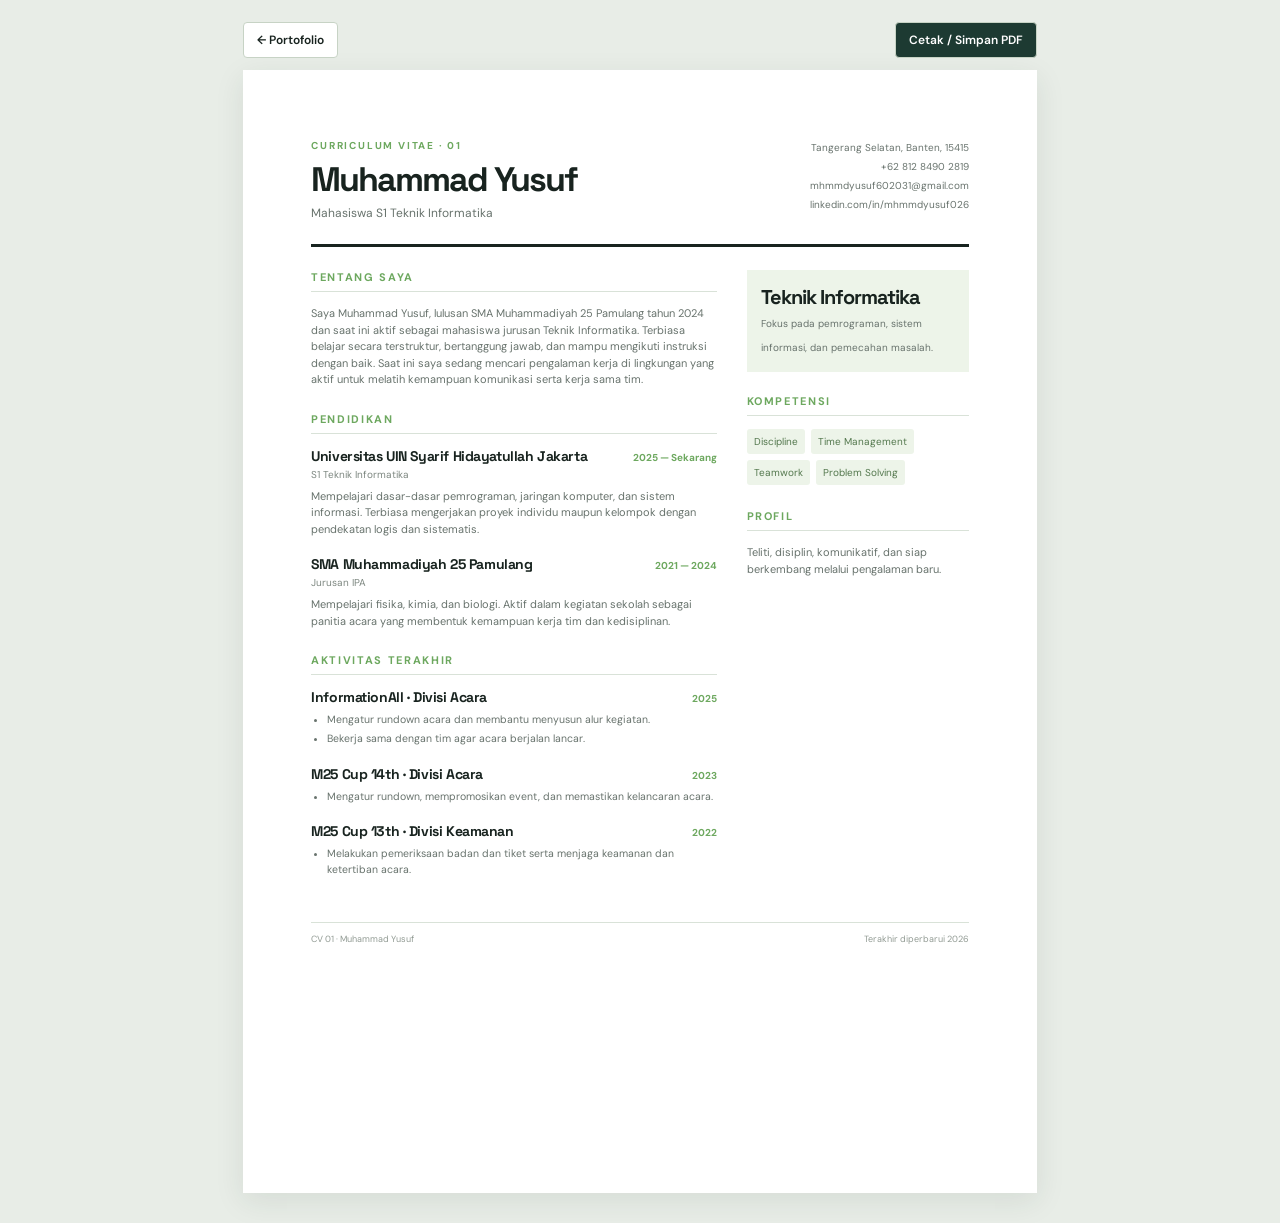
<file: fictional-fortnight-ad1d00d3/cv-1.html>
<!DOCTYPE html>
<html lang="id">
<head>
  <meta charset="UTF-8">
  <meta name="viewport" content="width=device-width, initial-scale=1.0">
  <title>CV 1 - Muhammad Yusuf</title>
  <link rel="preconnect" href="https://fonts.googleapis.com">
  <link rel="preconnect" href="https://fonts.gstatic.com" crossorigin>
  <link href="https://fonts.googleapis.com/css2?family=DM+Sans:wght@400;500;600;700&family=Space+Grotesk:wght@500;600;700&display=swap" rel="stylesheet">
  <link rel="stylesheet" href="cv.css">
</head>
<body>
  <div class="cv-toolbar"><a href="index.html">← Portofolio</a><button onclick="window.print()">Cetak / Simpan PDF</button></div>
  <article class="cv-sheet">
    <header class="cv-header">
      <div><p class="cv-kicker">Curriculum Vitae · 01</p><h1 class="cv-name">Muhammad Yusuf</h1><p class="cv-role">Mahasiswa S1 Teknik Informatika</p></div>
      <div class="cv-contact">Tangerang Selatan, Banten, 15415<br><a href="tel:+6281284902819">+62 812 8490 2819</a><br><a href="mailto:mhmmdyusuf602031@gmail.com">mhmmdyusuf602031@gmail.com</a><br>linkedin.com/in/mhmmdyusuf026</div>
    </header>
    <div class="cv-layout">
      <main>
        <section class="cv-section"><h2>Tentang Saya</h2><p>Saya Muhammad Yusuf, lulusan SMA Muhammadiyah 25 Pamulang tahun 2024 dan saat ini aktif sebagai mahasiswa jurusan Teknik Informatika. Terbiasa belajar secara terstruktur, bertanggung jawab, dan mampu mengikuti instruksi dengan baik. Saat ini saya sedang mencari pengalaman kerja di lingkungan yang aktif untuk melatih kemampuan komunikasi serta kerja sama tim.</p></section>
        <section class="cv-section"><h2>Pendidikan</h2>
          <div class="cv-entry"><div class="cv-entry-head"><h3>Universitas UIN Syarif Hidayatullah Jakarta</h3><span class="cv-date">2025 — Sekarang</span></div><div class="cv-place">S1 Teknik Informatika</div><p>Mempelajari dasar-dasar pemrograman, jaringan komputer, dan sistem informasi. Terbiasa mengerjakan proyek individu maupun kelompok dengan pendekatan logis dan sistematis.</p></div>
          <div class="cv-entry"><div class="cv-entry-head"><h3>SMA Muhammadiyah 25 Pamulang</h3><span class="cv-date">2021 — 2024</span></div><div class="cv-place">Jurusan IPA</div><p>Mempelajari fisika, kimia, dan biologi. Aktif dalam kegiatan sekolah sebagai panitia acara yang membentuk kemampuan kerja tim dan kedisiplinan.</p></div>
        </section>
        <section class="cv-section"><h2>Aktivitas Terakhir</h2>
          <div class="cv-entry"><div class="cv-entry-head"><h3>InformationAll · Divisi Acara</h3><span class="cv-date">2025</span></div><ul><li>Mengatur rundown acara dan membantu menyusun alur kegiatan.</li><li>Bekerja sama dengan tim agar acara berjalan lancar.</li></ul></div>
          <div class="cv-entry"><div class="cv-entry-head"><h3>M25 Cup 14th · Divisi Acara</h3><span class="cv-date">2023</span></div><ul><li>Mengatur rundown, mempromosikan event, dan memastikan kelancaran acara.</li></ul></div>
          <div class="cv-entry"><div class="cv-entry-head"><h3>M25 Cup 13th · Divisi Keamanan</h3><span class="cv-date">2022</span></div><ul><li>Melakukan pemeriksaan badan dan tiket serta menjaga keamanan dan ketertiban acara.</li></ul></div>
        </section>
      </main>
      <aside>
        <div class="cv-side-note"><strong>Teknik Informatika</strong><span>Fokus pada pemrograman, sistem informasi, dan pemecahan masalah.</span></div>
        <section class="cv-section"><h2>Kompetensi</h2><div class="cv-skills"><span class="cv-skill">Discipline</span><span class="cv-skill">Time Management</span><span class="cv-skill">Teamwork</span><span class="cv-skill">Problem Solving</span></div></section>
        <section class="cv-section"><h2>Profil</h2><p>Teliti, disiplin, komunikatif, dan siap berkembang melalui pengalaman baru.</p></section>
      </aside>
    </div>
    <footer class="cv-footer"><span>CV 01 · Muhammad Yusuf</span><span>Terakhir diperbarui 2026</span></footer>
  </article>
</body>
</html>
</file>
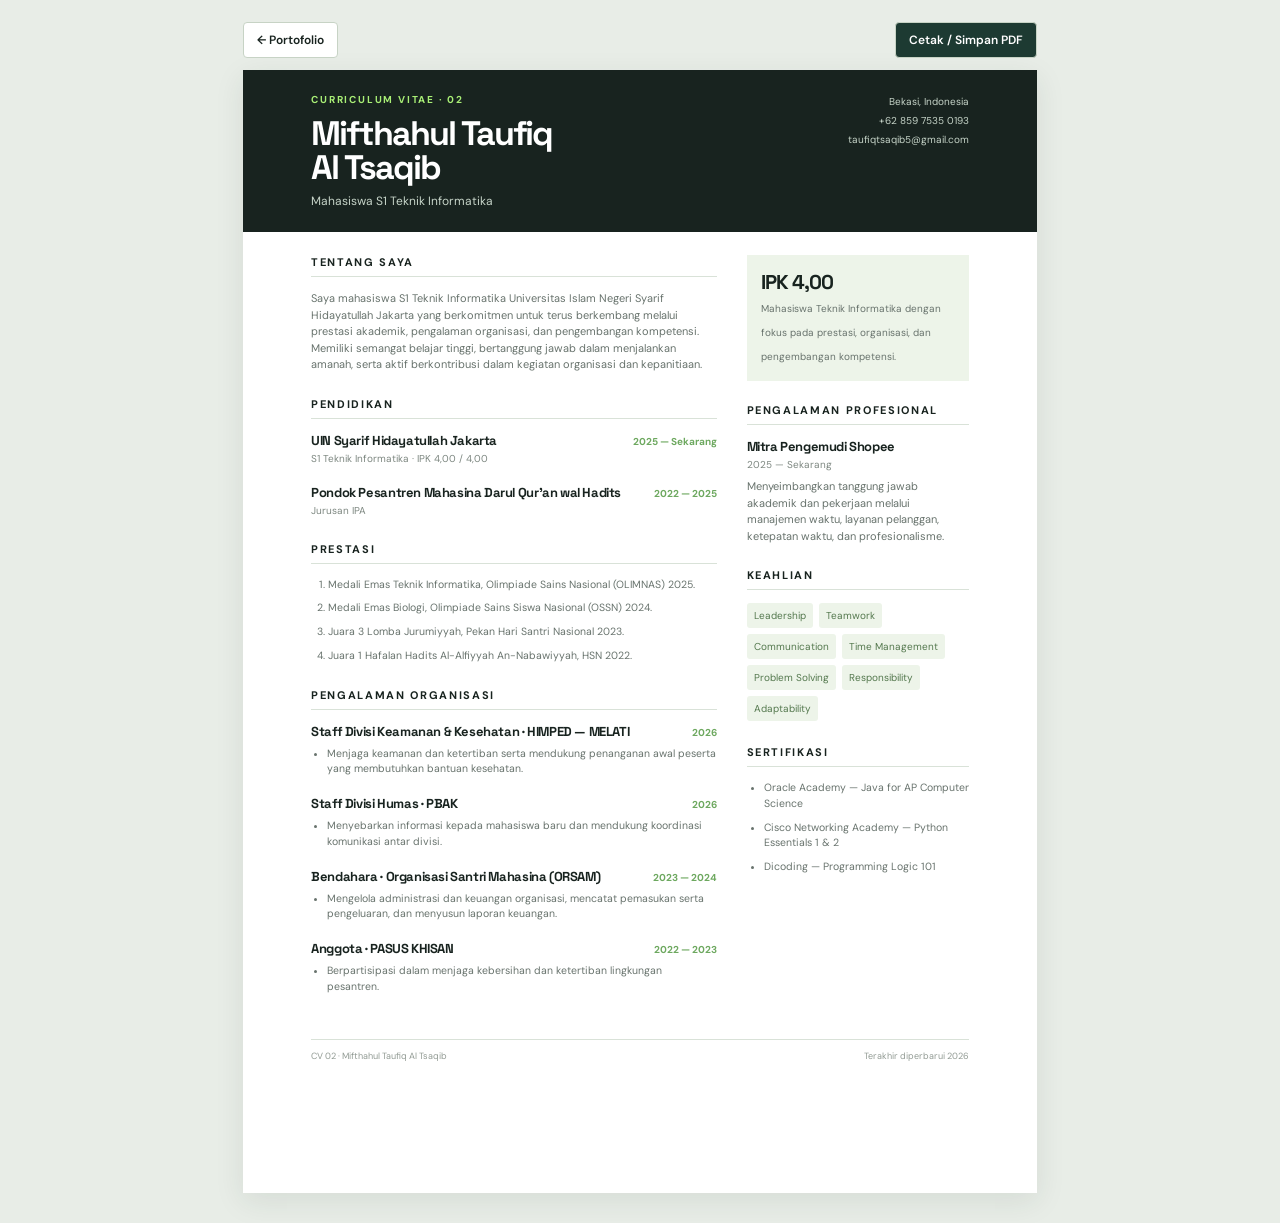
<file: fictional-fortnight-ad1d00d3/cv-2.html>
<!DOCTYPE html>
<html lang="id">
<head>
  <meta charset="UTF-8">
  <meta name="viewport" content="width=device-width, initial-scale=1.0">
  <title>CV 2 - Mifthahul Taufiq Al Tsaqib</title>
  <link rel="preconnect" href="https://fonts.googleapis.com">
  <link rel="preconnect" href="https://fonts.gstatic.com" crossorigin>
  <link href="https://fonts.googleapis.com/css2?family=DM+Sans:wght@400;500;600;700&family=Space+Grotesk:wght@500;600;700&display=swap" rel="stylesheet">
  <link rel="stylesheet" href="cv.css">
</head>
<body>
  <div class="cv-toolbar"><a href="index.html">← Portofolio</a><button onclick="window.print()">Cetak / Simpan PDF</button></div>
  <article class="cv-sheet cv-2">
    <header class="cv-header"><div><p class="cv-kicker">Curriculum Vitae · 02</p><h1 class="cv-name">Mifthahul Taufiq<br>Al Tsaqib</h1><p class="cv-role">Mahasiswa S1 Teknik Informatika</p></div><div class="cv-contact">Bekasi, Indonesia<br><a href="tel:+6285975350193">+62 859 7535 0193</a><br><a href="mailto:taufiqtsaqib5@gmail.com">taufiqtsaqib5@gmail.com</a></div></header>
    <div class="cv-layout">
      <main>
        <section class="cv-section"><h2>Tentang Saya</h2><p>Saya mahasiswa S1 Teknik Informatika Universitas Islam Negeri Syarif Hidayatullah Jakarta yang berkomitmen untuk terus berkembang melalui prestasi akademik, pengalaman organisasi, dan pengembangan kompetensi. Memiliki semangat belajar tinggi, bertanggung jawab dalam menjalankan amanah, serta aktif berkontribusi dalam kegiatan organisasi dan kepanitiaan.</p></section>
        <section class="cv-section"><h2>Pendidikan</h2>
          <div class="cv-entry"><div class="cv-entry-head"><h3>UIN Syarif Hidayatullah Jakarta</h3><span class="cv-date">2025 — Sekarang</span></div><div class="cv-place">S1 Teknik Informatika · IPK 4,00 / 4,00</div></div>
          <div class="cv-entry"><div class="cv-entry-head"><h3>Pondok Pesantren Mahasina Darul Qur’an wal Hadits</h3><span class="cv-date">2022 — 2025</span></div><div class="cv-place">Jurusan IPA</div></div>
        </section>
        <section class="cv-section"><h2>Prestasi</h2><ol class="cv-achievements"><li>Medali Emas Teknik Informatika, Olimpiade Sains Nasional (OLIMNAS) 2025.</li><li>Medali Emas Biologi, Olimpiade Sains Siswa Nasional (OSSN) 2024.</li><li>Juara 3 Lomba Jurumiyyah, Pekan Hari Santri Nasional 2023.</li><li>Juara 1 Hafalan Hadits Al-Alfiyyah An-Nabawiyyah, HSN 2022.</li></ol></section>
        <section class="cv-section"><h2>Pengalaman Organisasi</h2>
          <div class="cv-entry"><div class="cv-entry-head"><h3>Staff Divisi Keamanan & Kesehatan · HIMPED — MELATI</h3><span class="cv-date">2026</span></div><ul><li>Menjaga keamanan dan ketertiban serta mendukung penanganan awal peserta yang membutuhkan bantuan kesehatan.</li></ul></div>
          <div class="cv-entry"><div class="cv-entry-head"><h3>Staff Divisi Humas · PBAK</h3><span class="cv-date">2026</span></div><ul><li>Menyebarkan informasi kepada mahasiswa baru dan mendukung koordinasi komunikasi antar divisi.</li></ul></div>
          <div class="cv-entry"><div class="cv-entry-head"><h3>Bendahara · Organisasi Santri Mahasina (ORSAM)</h3><span class="cv-date">2023 — 2024</span></div><ul><li>Mengelola administrasi dan keuangan organisasi, mencatat pemasukan serta pengeluaran, dan menyusun laporan keuangan.</li></ul></div>
          <div class="cv-entry"><div class="cv-entry-head"><h3>Anggota · PASUS KHISAN</h3><span class="cv-date">2022 — 2023</span></div><ul><li>Berpartisipasi dalam menjaga kebersihan dan ketertiban lingkungan pesantren.</li></ul></div>
        </section>
      </main>
      <aside>
        <div class="cv-side-note"><strong>IPK 4,00</strong><span>Mahasiswa Teknik Informatika dengan fokus pada prestasi, organisasi, dan pengembangan kompetensi.</span></div>
        <section class="cv-section"><h2>Pengalaman Profesional</h2><div class="cv-entry"><h3>Mitra Pengemudi Shopee</h3><div class="cv-place">2025 — Sekarang</div><p>Menyeimbangkan tanggung jawab akademik dan pekerjaan melalui manajemen waktu, layanan pelanggan, ketepatan waktu, dan profesionalisme.</p></div></section>
        <section class="cv-section"><h2>Keahlian</h2><div class="cv-skills"><span class="cv-skill">Leadership</span><span class="cv-skill">Teamwork</span><span class="cv-skill">Communication</span><span class="cv-skill">Time Management</span><span class="cv-skill">Problem Solving</span><span class="cv-skill">Responsibility</span><span class="cv-skill">Adaptability</span></div></section>
        <section class="cv-section"><h2>Sertifikasi</h2><ul class="cv-achievements"><li>Oracle Academy — Java for AP Computer Science</li><li>Cisco Networking Academy — Python Essentials 1 & 2</li><li>Dicoding — Programming Logic 101</li></ul></section>
      </aside>
    </div>
    <footer class="cv-footer"><span>CV 02 · Mifthahul Taufiq Al Tsaqib</span><span>Terakhir diperbarui 2026</span></footer>
  </article>
</body>
</html>
</file>
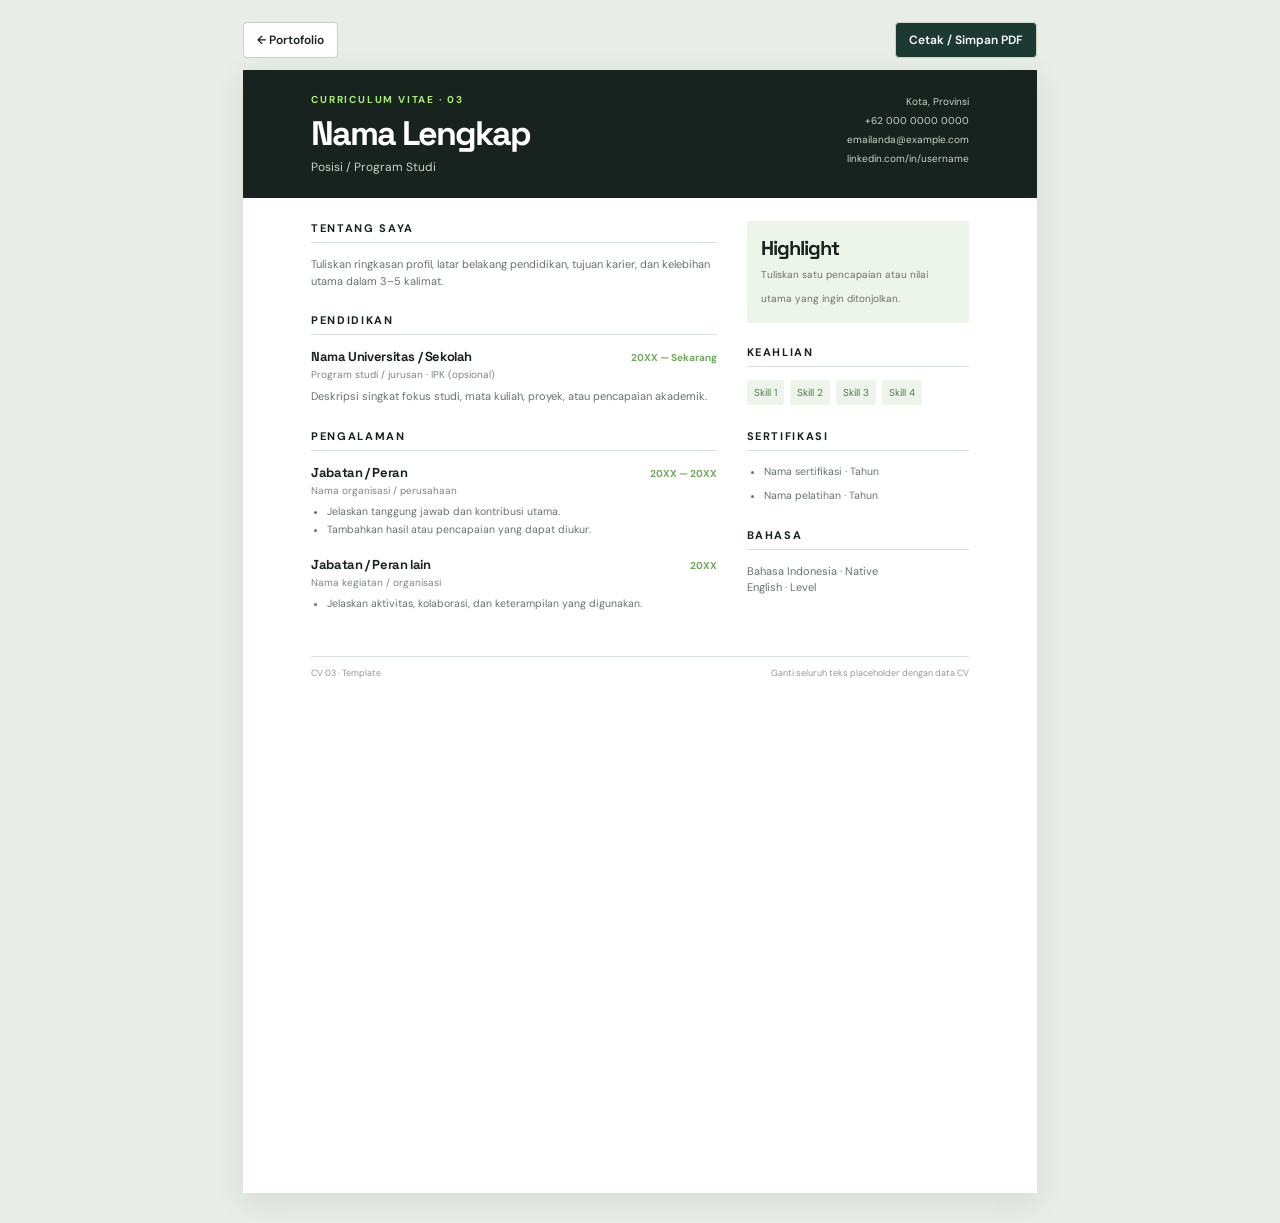
<file: fictional-fortnight-ad1d00d3/cv-3.html>
<!DOCTYPE html>
<html lang="id">
<head>
  <meta charset="UTF-8">
  <meta name="viewport" content="width=device-width, initial-scale=1.0">
  <meta name="description" content="Template CV 3 yang siap diisi.">
  <title>CV 3 - Template</title>
  <link rel="preconnect" href="https://fonts.googleapis.com">
  <link rel="preconnect" href="https://fonts.gstatic.com" crossorigin>
  <link href="https://fonts.googleapis.com/css2?family=DM+Sans:wght@400;500;600;700&family=Space+Grotesk:wght@500;600;700&display=swap" rel="stylesheet">
  <link rel="stylesheet" href="cv.css">
</head>
<body>
  <div class="cv-toolbar"><a href="index.html">← Portofolio</a><button onclick="window.print()">Cetak / Simpan PDF</button></div>
  <article class="cv-sheet cv-2">
    <header class="cv-header">
      <div>
        <p class="cv-kicker">Curriculum Vitae · 03</p>
        <h1 class="cv-name">Nama Lengkap</h1>
        <p class="cv-role">Posisi / Program Studi</p>
      </div>
      <div class="cv-contact">
        Kota, Provinsi<br>
        <a href="tel:+620000000000">+62 000 0000 0000</a><br>
        <a href="mailto:emailanda@example.com">emailanda@example.com</a><br>
        linkedin.com/in/username
      </div>
    </header>
    <div class="cv-layout">
      <main>
        <section class="cv-section">
          <h2>Tentang Saya</h2>
          <p>Tuliskan ringkasan profil, latar belakang pendidikan, tujuan karier, dan kelebihan utama dalam 3–5 kalimat.</p>
        </section>
        <section class="cv-section">
          <h2>Pendidikan</h2>
          <div class="cv-entry">
            <div class="cv-entry-head"><h3>Nama Universitas / Sekolah</h3><span class="cv-date">20XX — Sekarang</span></div>
            <div class="cv-place">Program studi / jurusan · IPK (opsional)</div>
            <p>Deskripsi singkat fokus studi, mata kuliah, proyek, atau pencapaian akademik.</p>
          </div>
        </section>
        <section class="cv-section">
          <h2>Pengalaman</h2>
          <div class="cv-entry">
            <div class="cv-entry-head"><h3>Jabatan / Peran</h3><span class="cv-date">20XX — 20XX</span></div>
            <div class="cv-place">Nama organisasi / perusahaan</div>
            <ul><li>Jelaskan tanggung jawab dan kontribusi utama.</li><li>Tambahkan hasil atau pencapaian yang dapat diukur.</li></ul>
          </div>
          <div class="cv-entry">
            <div class="cv-entry-head"><h3>Jabatan / Peran lain</h3><span class="cv-date">20XX</span></div>
            <div class="cv-place">Nama kegiatan / organisasi</div>
            <ul><li>Jelaskan aktivitas, kolaborasi, dan keterampilan yang digunakan.</li></ul>
          </div>
        </section>
      </main>
      <aside>
        <div class="cv-side-note"><strong>Highlight</strong><span>Tuliskan satu pencapaian atau nilai utama yang ingin ditonjolkan.</span></div>
        <section class="cv-section">
          <h2>Keahlian</h2>
          <div class="cv-skills"><span class="cv-skill">Skill 1</span><span class="cv-skill">Skill 2</span><span class="cv-skill">Skill 3</span><span class="cv-skill">Skill 4</span></div>
        </section>
        <section class="cv-section">
          <h2>Sertifikasi</h2>
          <ul class="cv-achievements"><li>Nama sertifikasi · Tahun</li><li>Nama pelatihan · Tahun</li></ul>
        </section>
        <section class="cv-section">
          <h2>Bahasa</h2>
          <p>Bahasa Indonesia · Native<br>English · Level</p>
        </section>
      </aside>
    </div>
    <footer class="cv-footer"><span>CV 03 · Template</span><span>Ganti seluruh teks placeholder dengan data CV</span></footer>
  </article>
</body>
</html>
</file>
<file: fictional-fortnight-ad1d00d3/cv.css>
:root{--ink:#18231f;--muted:#68736d;--green:#6da85f;--pale:#edf4e9;--line:#d9e2d8;--serif:"Space Grotesk",Arial,sans-serif;--body:"DM Sans",Arial,sans-serif}*{box-sizing:border-box}body{margin:0;background:#e8ede7;color:var(--ink);font-family:var(--body);line-height:1.5}.cv-toolbar{width:210mm;margin:22px auto 12px;display:flex;justify-content:space-between;align-items:center}.cv-toolbar a,.cv-toolbar button{border:1px solid #c7d3c5;background:#fff;color:var(--ink);border-radius:4px;padding:9px 13px;text-decoration:none;font:600 12px var(--body);cursor:pointer}.cv-toolbar button{background:#1d3a32;color:#fff}.cv-sheet{width:210mm;min-height:297mm;margin:0 auto 30px;background:#fff;padding:18mm 18mm 15mm;box-shadow:0 8px 28px #1f352b18}.cv-header{display:flex;justify-content:space-between;gap:30px;padding-bottom:22px;border-bottom:3px solid var(--ink)}.cv-kicker{color:var(--green);font-size:10px;letter-spacing:.18em;text-transform:uppercase;font-weight:700;margin:0 0 10px}.cv-name{font:700 34px/1 var(--serif);letter-spacing:-.06em;margin:0 0 7px}.cv-role{color:var(--muted);font-size:12px;margin:0}.cv-contact{text-align:right;color:var(--muted);font-size:10px;line-height:1.9}.cv-contact a{color:inherit;text-decoration:none}.cv-layout{display:grid;grid-template-columns:1.55fr .85fr;gap:30px;margin-top:23px}.cv-section{margin-bottom:24px}.cv-section h2{font:700 11px var(--body);text-transform:uppercase;letter-spacing:.15em;color:var(--green);border-bottom:1px solid var(--line);padding-bottom:7px;margin:0 0 13px}.cv-section p{font-size:11px;color:var(--muted);margin:0}.cv-entry{margin:0 0 18px}.cv-entry:last-child{margin-bottom:0}.cv-entry-head{display:flex;justify-content:space-between;gap:12px;align-items:baseline}.cv-entry h3{font:700 14px var(--serif);letter-spacing:-.03em;margin:0}.cv-date{font-size:10px;color:var(--green);white-space:nowrap;font-weight:700}.cv-place{font-size:10px;color:#7d8780;margin:2px 0 6px}.cv-entry ul{margin:6px 0 0;padding-left:16px;color:var(--muted);font-size:10.5px}.cv-entry li{margin:3px 0}.cv-skills{display:flex;flex-wrap:wrap;gap:6px}.cv-skill{background:var(--pale);color:#54784e;border-radius:3px;padding:5px 7px;font-size:10px}.cv-side-note{background:var(--pale);padding:14px;margin-bottom:22px}.cv-side-note strong{display:block;font:700 20px var(--serif);letter-spacing:-.05em}.cv-side-note span{font-size:10px;color:var(--muted)}.cv-achievements{padding-left:17px;margin:0;color:var(--muted);font-size:10.5px}.cv-achievements li{margin-bottom:8px}.cv-footer{border-top:1px solid var(--line);padding-top:10px;color:#929b94;font-size:9px;margin-top:20px;display:flex;justify-content:space-between}.cv-2 .cv-header{background:var(--ink);color:#fff;padding:22px 24px;border:0;margin:-18mm -18mm 23px;padding-left:18mm;padding-right:18mm}.cv-2 .cv-role,.cv-2 .cv-contact{color:#c6d4c8}.cv-2 .cv-kicker{color:#a9ef76}.cv-2 .cv-section h2{color:var(--ink)}.cv-2 .cv-entry h3{font-size:13px}@media(max-width:850px){.cv-toolbar,.cv-sheet{width:calc(100% - 28px)}.cv-sheet{padding:28px 22px}.cv-2 .cv-header{margin:-28px -22px 23px;padding:25px 22px}.cv-header{flex-direction:column}.cv-contact{text-align:left}.cv-layout{grid-template-columns:1fr;gap:0}.cv-side-note{display:none}}@media print{body{background:#fff}.cv-toolbar{display:none}.cv-sheet{width:210mm;min-height:297mm;margin:0;box-shadow:none}.cv-2 .cv-header{-webkit-print-color-adjust:exact;print-color-adjust:exact}}
</file>
